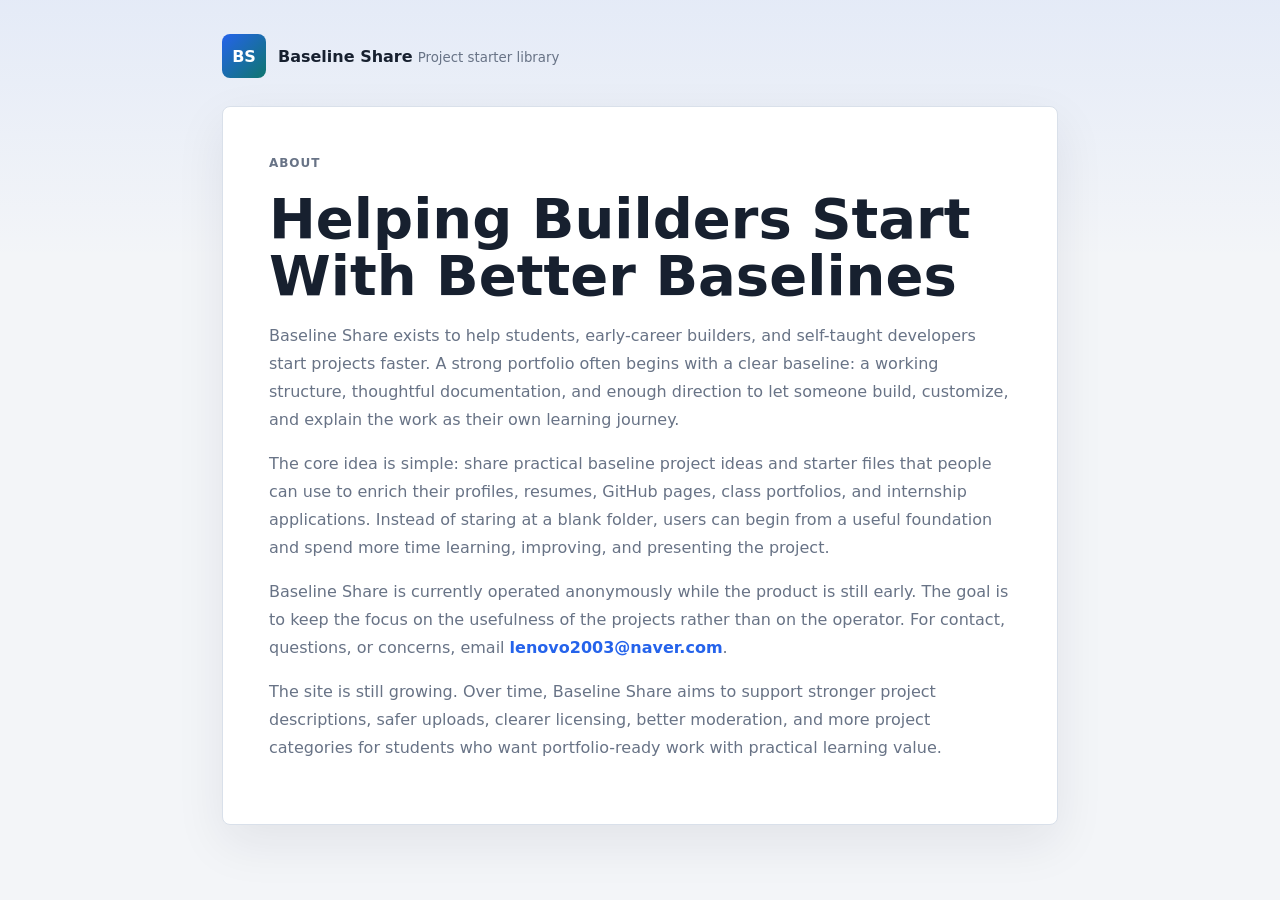
<file: about.html>
<!doctype html>
<html lang="en">
  <head>
    <meta charset="utf-8" />
    <meta name="viewport" content="width=device-width, initial-scale=1" />
    <title>About | Baseline Share</title>
    <link rel="stylesheet" href="styles.css" />
  </head>
  <body>
    <main class="policy-page">
      <a class="brand policy-brand" href="/">
        <span class="brand-mark">BS</span>
        <span>
          <strong>Baseline Share</strong>
          <small>Project starter library</small>
        </span>
      </a>

      <article class="policy-document">
        <p class="eyebrow">About</p>
        <h1>Helping Builders Start With Better Baselines</h1>
        <p>
          Baseline Share exists to help students, early-career builders, and self-taught developers start projects faster.
          A strong portfolio often begins with a clear baseline: a working structure, thoughtful documentation, and enough
          direction to let someone build, customize, and explain the work as their own learning journey.
        </p>
        <p>
          The core idea is simple: share practical baseline project ideas and starter files that people can use to enrich
          their profiles, resumes, GitHub pages, class portfolios, and internship applications. Instead of staring at a
          blank folder, users can begin from a useful foundation and spend more time learning, improving, and presenting
          the project.
        </p>
        <p>
          Baseline Share is currently operated anonymously while the product is still early. The goal is to keep the focus
          on the usefulness of the projects rather than on the operator. For contact, questions, or concerns, email
          <a href="mailto:lenovo2003@naver.com">lenovo2003@naver.com</a>.
        </p>
        <p>
          The site is still growing. Over time, Baseline Share aims to support stronger project descriptions, safer uploads,
          clearer licensing, better moderation, and more project categories for students who want portfolio-ready work with
          practical learning value.
        </p>
      </article>
    </main>
  </body>
</html>
</file>
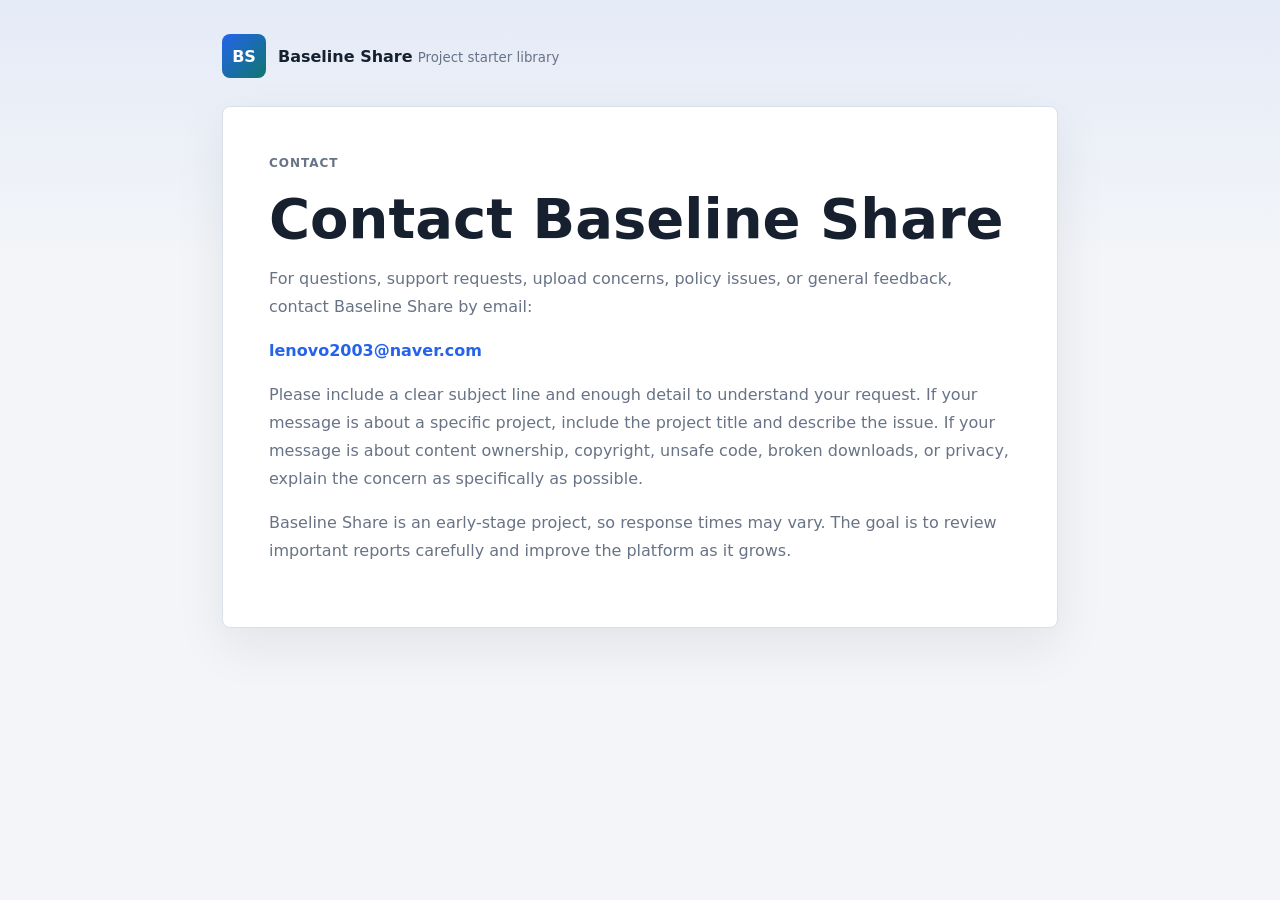
<file: contact.html>
<!doctype html>
<html lang="en">
  <head>
    <meta charset="utf-8" />
    <meta name="viewport" content="width=device-width, initial-scale=1" />
    <title>Contact | Baseline Share</title>
    <link rel="stylesheet" href="styles.css" />
  </head>
  <body>
    <main class="policy-page">
      <a class="brand policy-brand" href="/">
        <span class="brand-mark">BS</span>
        <span>
          <strong>Baseline Share</strong>
          <small>Project starter library</small>
        </span>
      </a>

      <article class="policy-document">
        <p class="eyebrow">Contact</p>
        <h1>Contact Baseline Share</h1>
        <p>
          For questions, support requests, upload concerns, policy issues, or general feedback, contact Baseline Share by
          email:
        </p>
        <p>
          <a href="mailto:lenovo2003@naver.com">lenovo2003@naver.com</a>
        </p>
        <p>
          Please include a clear subject line and enough detail to understand your request. If your message is about a
          specific project, include the project title and describe the issue. If your message is about content ownership,
          copyright, unsafe code, broken downloads, or privacy, explain the concern as specifically as possible.
        </p>
        <p>
          Baseline Share is an early-stage project, so response times may vary. The goal is to review important reports
          carefully and improve the platform as it grows.
        </p>
      </article>
    </main>
  </body>
</html>
</file>
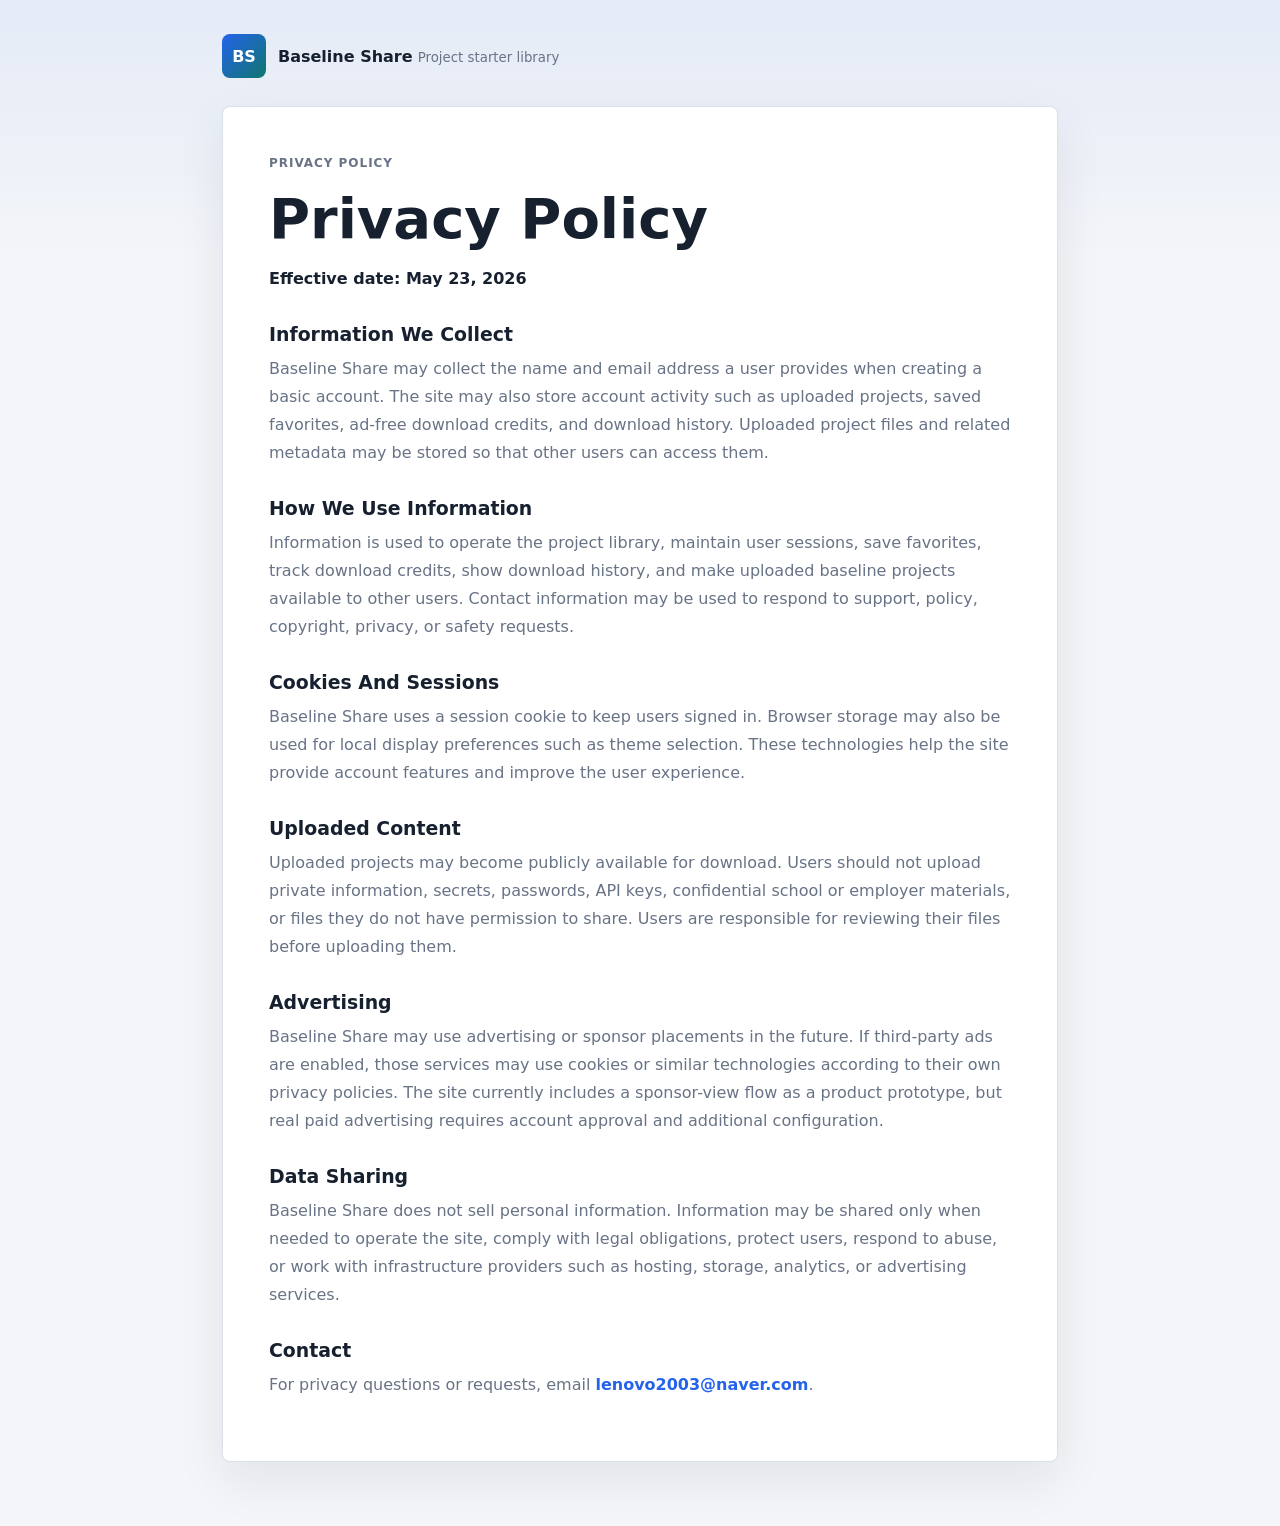
<file: privacy.html>
<!doctype html>
<html lang="en">
  <head>
    <meta charset="utf-8" />
    <meta name="viewport" content="width=device-width, initial-scale=1" />
    <title>Privacy Policy | Baseline Share</title>
    <link rel="stylesheet" href="styles.css" />
  </head>
  <body>
    <main class="policy-page">
      <a class="brand policy-brand" href="/">
        <span class="brand-mark">BS</span>
        <span>
          <strong>Baseline Share</strong>
          <small>Project starter library</small>
        </span>
      </a>

      <article class="policy-document">
        <p class="eyebrow">Privacy Policy</p>
        <h1>Privacy Policy</h1>
        <p class="policy-date">Effective date: May 23, 2026</p>

        <h2>Information We Collect</h2>
        <p>
          Baseline Share may collect the name and email address a user provides when creating a basic account. The site
          may also store account activity such as uploaded projects, saved favorites, ad-free download credits, and
          download history. Uploaded project files and related metadata may be stored so that other users can access them.
        </p>

        <h2>How We Use Information</h2>
        <p>
          Information is used to operate the project library, maintain user sessions, save favorites, track download
          credits, show download history, and make uploaded baseline projects available to other users. Contact information
          may be used to respond to support, policy, copyright, privacy, or safety requests.
        </p>

        <h2>Cookies And Sessions</h2>
        <p>
          Baseline Share uses a session cookie to keep users signed in. Browser storage may also be used for local display
          preferences such as theme selection. These technologies help the site provide account features and improve the
          user experience.
        </p>

        <h2>Uploaded Content</h2>
        <p>
          Uploaded projects may become publicly available for download. Users should not upload private information,
          secrets, passwords, API keys, confidential school or employer materials, or files they do not have permission to
          share. Users are responsible for reviewing their files before uploading them.
        </p>

        <h2>Advertising</h2>
        <p>
          Baseline Share may use advertising or sponsor placements in the future. If third-party ads are enabled, those
          services may use cookies or similar technologies according to their own privacy policies. The site currently
          includes a sponsor-view flow as a product prototype, but real paid advertising requires account approval and
          additional configuration.
        </p>

        <h2>Data Sharing</h2>
        <p>
          Baseline Share does not sell personal information. Information may be shared only when needed to operate the
          site, comply with legal obligations, protect users, respond to abuse, or work with infrastructure providers such
          as hosting, storage, analytics, or advertising services.
        </p>

        <h2>Contact</h2>
        <p>
          For privacy questions or requests, email <a href="mailto:lenovo2003@naver.com">lenovo2003@naver.com</a>.
        </p>
      </article>
    </main>
  </body>
</html>
</file>
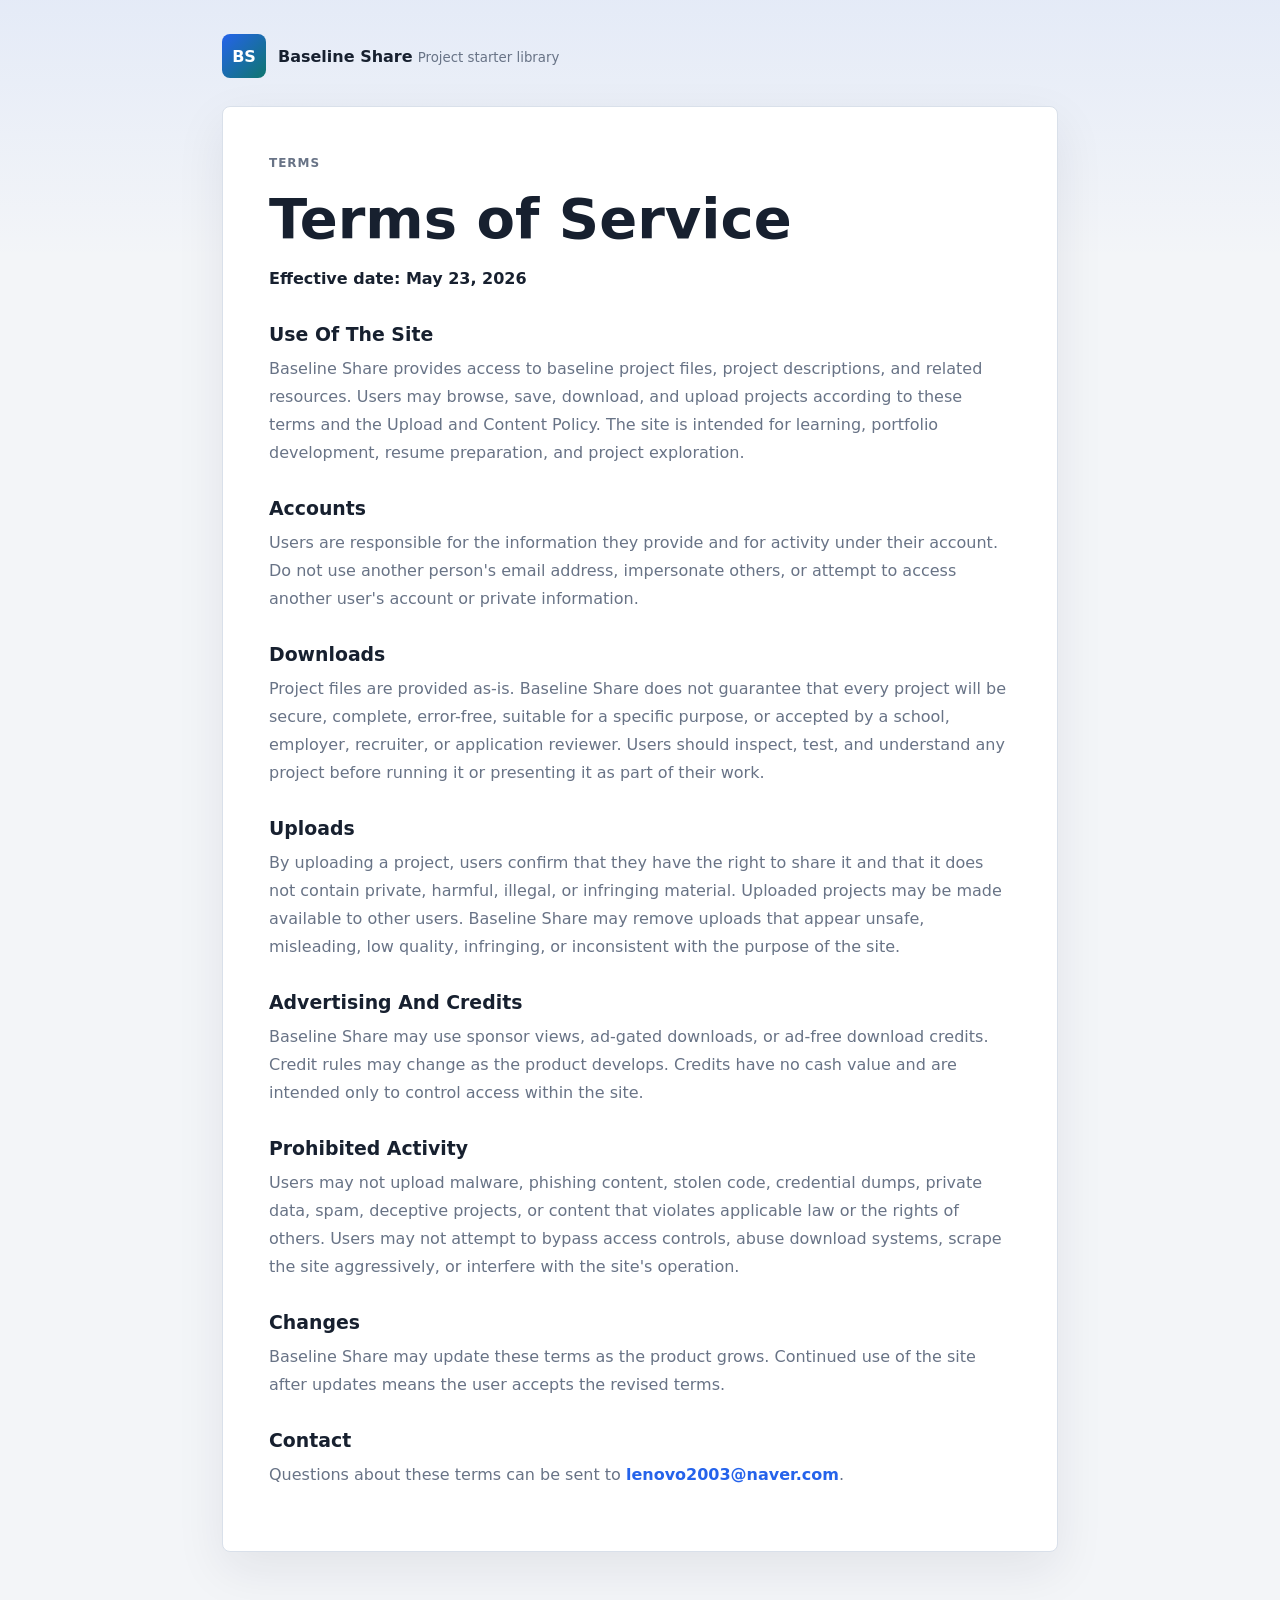
<file: terms.html>
<!doctype html>
<html lang="en">
  <head>
    <meta charset="utf-8" />
    <meta name="viewport" content="width=device-width, initial-scale=1" />
    <title>Terms of Service | Baseline Share</title>
    <link rel="stylesheet" href="styles.css" />
  </head>
  <body>
    <main class="policy-page">
      <a class="brand policy-brand" href="/">
        <span class="brand-mark">BS</span>
        <span>
          <strong>Baseline Share</strong>
          <small>Project starter library</small>
        </span>
      </a>

      <article class="policy-document">
        <p class="eyebrow">Terms</p>
        <h1>Terms of Service</h1>
        <p class="policy-date">Effective date: May 23, 2026</p>

        <h2>Use Of The Site</h2>
        <p>
          Baseline Share provides access to baseline project files, project descriptions, and related resources. Users may
          browse, save, download, and upload projects according to these terms and the Upload and Content Policy. The site
          is intended for learning, portfolio development, resume preparation, and project exploration.
        </p>

        <h2>Accounts</h2>
        <p>
          Users are responsible for the information they provide and for activity under their account. Do not use another
          person's email address, impersonate others, or attempt to access another user's account or private information.
        </p>

        <h2>Downloads</h2>
        <p>
          Project files are provided as-is. Baseline Share does not guarantee that every project will be secure, complete,
          error-free, suitable for a specific purpose, or accepted by a school, employer, recruiter, or application
          reviewer. Users should inspect, test, and understand any project before running it or presenting it as part of
          their work.
        </p>

        <h2>Uploads</h2>
        <p>
          By uploading a project, users confirm that they have the right to share it and that it does not contain private,
          harmful, illegal, or infringing material. Uploaded projects may be made available to other users. Baseline Share
          may remove uploads that appear unsafe, misleading, low quality, infringing, or inconsistent with the purpose of
          the site.
        </p>

        <h2>Advertising And Credits</h2>
        <p>
          Baseline Share may use sponsor views, ad-gated downloads, or ad-free download credits. Credit rules may change as
          the product develops. Credits have no cash value and are intended only to control access within the site.
        </p>

        <h2>Prohibited Activity</h2>
        <p>
          Users may not upload malware, phishing content, stolen code, credential dumps, private data, spam, deceptive
          projects, or content that violates applicable law or the rights of others. Users may not attempt to bypass access
          controls, abuse download systems, scrape the site aggressively, or interfere with the site's operation.
        </p>

        <h2>Changes</h2>
        <p>
          Baseline Share may update these terms as the product grows. Continued use of the site after updates means the
          user accepts the revised terms.
        </p>

        <h2>Contact</h2>
        <p>
          Questions about these terms can be sent to <a href="mailto:lenovo2003@naver.com">lenovo2003@naver.com</a>.
        </p>
      </article>
    </main>
  </body>
</html>
</file>
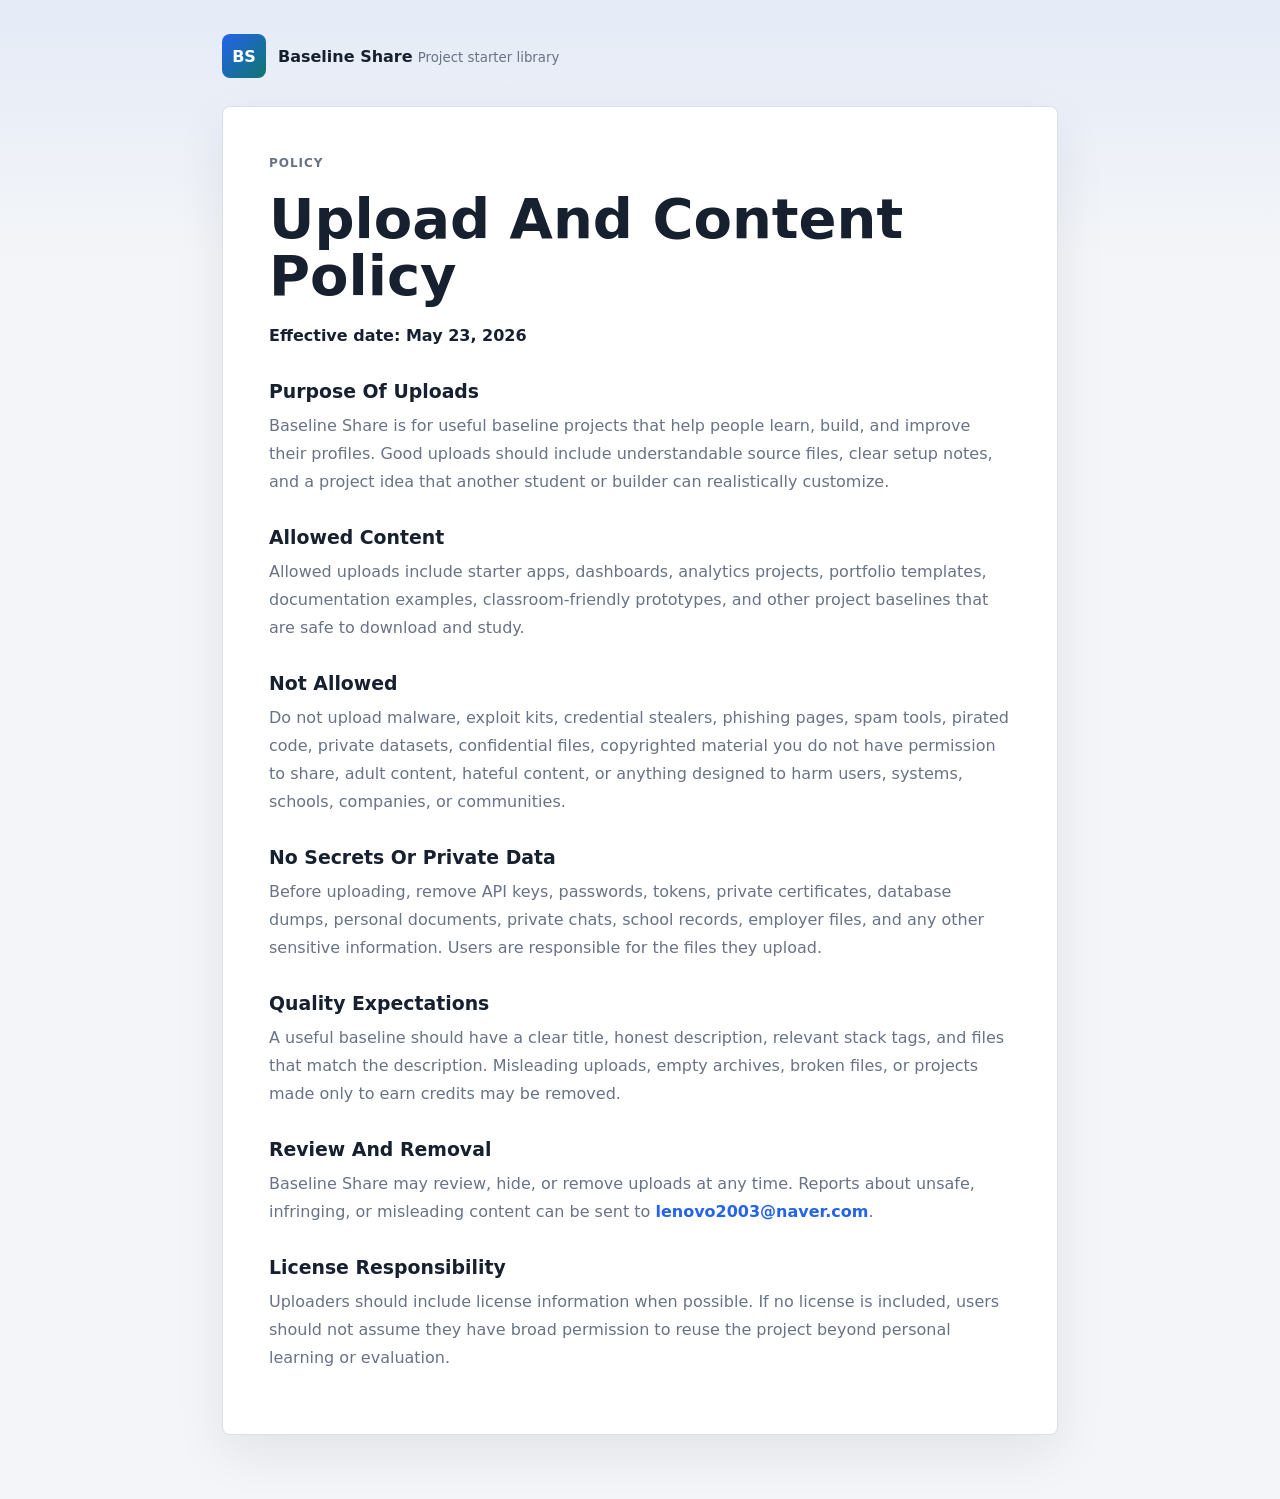
<file: upload-policy.html>
<!doctype html>
<html lang="en">
  <head>
    <meta charset="utf-8" />
    <meta name="viewport" content="width=device-width, initial-scale=1" />
    <title>Upload and Content Policy | Baseline Share</title>
    <link rel="stylesheet" href="styles.css" />
  </head>
  <body>
    <main class="policy-page">
      <a class="brand policy-brand" href="/">
        <span class="brand-mark">BS</span>
        <span>
          <strong>Baseline Share</strong>
          <small>Project starter library</small>
        </span>
      </a>

      <article class="policy-document">
        <p class="eyebrow">Policy</p>
        <h1>Upload And Content Policy</h1>
        <p class="policy-date">Effective date: May 23, 2026</p>

        <h2>Purpose Of Uploads</h2>
        <p>
          Baseline Share is for useful baseline projects that help people learn, build, and improve their profiles. Good
          uploads should include understandable source files, clear setup notes, and a project idea that another student or
          builder can realistically customize.
        </p>

        <h2>Allowed Content</h2>
        <p>
          Allowed uploads include starter apps, dashboards, analytics projects, portfolio templates, documentation
          examples, classroom-friendly prototypes, and other project baselines that are safe to download and study.
        </p>

        <h2>Not Allowed</h2>
        <p>
          Do not upload malware, exploit kits, credential stealers, phishing pages, spam tools, pirated code, private
          datasets, confidential files, copyrighted material you do not have permission to share, adult content, hateful
          content, or anything designed to harm users, systems, schools, companies, or communities.
        </p>

        <h2>No Secrets Or Private Data</h2>
        <p>
          Before uploading, remove API keys, passwords, tokens, private certificates, database dumps, personal documents,
          private chats, school records, employer files, and any other sensitive information. Users are responsible for the
          files they upload.
        </p>

        <h2>Quality Expectations</h2>
        <p>
          A useful baseline should have a clear title, honest description, relevant stack tags, and files that match the
          description. Misleading uploads, empty archives, broken files, or projects made only to earn credits may be
          removed.
        </p>

        <h2>Review And Removal</h2>
        <p>
          Baseline Share may review, hide, or remove uploads at any time. Reports about unsafe, infringing, or misleading
          content can be sent to <a href="mailto:lenovo2003@naver.com">lenovo2003@naver.com</a>.
        </p>

        <h2>License Responsibility</h2>
        <p>
          Uploaders should include license information when possible. If no license is included, users should not assume
          they have broad permission to reuse the project beyond personal learning or evaluation.
        </p>
      </article>
    </main>
  </body>
</html>
</file>
<file: styles.css>
:root {
  color-scheme: light;
  --bg: #f3f5f8;
  --panel: #ffffff;
  --panel-2: #eef3f8;
  --text: #17202f;
  --muted: #687386;
  --line: #d9e0ea;
  --brand: #2563eb;
  --brand-2: #0f766e;
  --accent: #f59e0b;
  --danger: #dc2626;
  --shadow: 0 18px 50px rgba(20, 31, 48, 0.08);
  font-family: Inter, ui-sans-serif, system-ui, -apple-system, BlinkMacSystemFont, "Segoe UI", sans-serif;
}

[data-theme="dark"] {
  color-scheme: dark;
  --bg: #10151f;
  --panel: #171d29;
  --panel-2: #1f2937;
  --text: #eff4fb;
  --muted: #9aa6b8;
  --line: #2d3748;
  --brand: #60a5fa;
  --brand-2: #2dd4bf;
  --accent: #fbbf24;
  --shadow: 0 18px 50px rgba(0, 0, 0, 0.22);
}

* {
  box-sizing: border-box;
}

body {
  margin: 0;
  min-height: 100vh;
  background:
    linear-gradient(180deg, rgba(37, 99, 235, 0.07), transparent 260px),
    var(--bg);
  color: var(--text);
}

button,
input,
select,
textarea {
  font: inherit;
}

button {
  cursor: pointer;
}

.app-shell {
  min-height: 100vh;
  display: grid;
  grid-template-columns: 280px 1fr;
}

.sidebar {
  position: sticky;
  top: 0;
  height: 100vh;
  padding: 24px 18px;
  border-right: 1px solid var(--line);
  background: color-mix(in srgb, var(--panel) 94%, transparent);
  display: flex;
  flex-direction: column;
  gap: 22px;
}

.brand {
  display: flex;
  align-items: center;
  gap: 12px;
  color: var(--text);
  text-decoration: none;
}

.brand-mark {
  width: 44px;
  height: 44px;
  border-radius: 8px;
  display: grid;
  place-items: center;
  background: linear-gradient(135deg, var(--brand), var(--brand-2));
  color: white;
  font-weight: 900;
}

.brand small,
.credit-panel p,
.eyebrow,
.project-meta,
.history-list time,
.account-panel span {
  color: var(--muted);
}

.side-nav {
  display: grid;
  gap: 6px;
}

.side-nav a,
.outline-button,
.icon-button,
.filter-button {
  border: 1px solid var(--line);
  background: var(--panel);
  color: var(--text);
}

.side-nav a {
  display: flex;
  align-items: center;
  gap: 10px;
  padding: 11px 12px;
  border-radius: 8px;
  text-decoration: none;
}

.side-nav a.active {
  border-color: color-mix(in srgb, var(--brand) 55%, var(--line));
  background: color-mix(in srgb, var(--brand) 12%, var(--panel));
  color: var(--brand);
  font-weight: 800;
}

.policy-nav {
  display: grid;
  gap: 4px;
  padding: 10px 2px 0;
  border-top: 1px solid var(--line);
}

.policy-nav a {
  color: var(--muted);
  text-decoration: none;
  font-size: 0.9rem;
  line-height: 1.25;
  padding: 7px 10px;
  border-radius: 7px;
}

.policy-nav a:hover {
  background: var(--panel-2);
  color: var(--text);
}

.credit-panel {
  margin-top: auto;
  padding: 16px;
  border: 1px solid var(--line);
  border-radius: 8px;
  background: var(--panel-2);
}

.credit-panel strong {
  display: block;
  font-size: 36px;
  margin: 6px 0;
}

main {
  min-width: 0;
  padding: 22px clamp(18px, 4vw, 42px) 48px;
}

.topbar {
  display: flex;
  gap: 14px;
  align-items: center;
  justify-content: space-between;
  margin-bottom: 18px;
}

.search-wrap {
  min-width: 240px;
  max-width: 680px;
  flex: 1;
  display: flex;
  align-items: center;
  gap: 10px;
  padding: 0 14px;
  height: 44px;
  border: 1px solid var(--line);
  border-radius: 8px;
  background: var(--panel);
}

.search-wrap input {
  width: 100%;
  border: 0;
  outline: 0;
  background: transparent;
  color: var(--text);
}

.topbar-actions {
  display: flex;
  gap: 10px;
}

.outline-button,
.primary-button,
.icon-button,
.filter-button {
  min-height: 40px;
  border-radius: 8px;
  display: inline-flex;
  align-items: center;
  justify-content: center;
  gap: 8px;
  padding: 0 14px;
}

.icon-button {
  width: 42px;
  padding: 0;
}

.primary-button {
  border: 0;
  background: var(--brand);
  color: white;
  font-weight: 800;
}

.primary-button:disabled {
  opacity: 0.55;
  cursor: not-allowed;
}

.hero-band {
  display: grid;
  grid-template-columns: minmax(0, 1fr) 360px;
  gap: 22px;
  align-items: stretch;
  padding: clamp(22px, 4vw, 34px);
  border: 1px solid var(--line);
  border-radius: 8px;
  background:
    linear-gradient(120deg, color-mix(in srgb, var(--panel) 88%, var(--brand) 12%), var(--panel));
  box-shadow: var(--shadow);
}

.eyebrow {
  margin: 0 0 8px;
  text-transform: uppercase;
  letter-spacing: 0.08em;
  font-size: 12px;
  font-weight: 900;
}

h1,
h2,
h3,
p {
  margin-top: 0;
}

h1 {
  font-size: clamp(40px, 7vw, 72px);
  line-height: 0.95;
  margin-bottom: 14px;
  letter-spacing: 0;
}

h2 {
  font-size: 26px;
  margin-bottom: 0;
}

.hero-band p:last-child {
  max-width: 720px;
  color: var(--muted);
  font-size: 18px;
  line-height: 1.6;
}

.hero-preview {
  display: grid;
  align-content: center;
  gap: 14px;
}

.preview-window {
  border: 1px solid var(--line);
  border-radius: 8px;
  background: #0d1117;
  color: #d1d5db;
  padding: 16px;
}

.dot {
  width: 10px;
  height: 10px;
  display: inline-block;
  border-radius: 50%;
  margin-right: 5px;
}

.red { background: #ef4444; }
.yellow { background: #f59e0b; }
.green { background: #22c55e; }

pre {
  margin: 16px 0 0;
  white-space: pre-wrap;
  line-height: 1.6;
}

.preview-stack {
  display: grid;
  grid-template-columns: repeat(3, 1fr);
  gap: 8px;
}

.preview-stack span {
  border: 1px solid var(--line);
  border-radius: 8px;
  padding: 10px;
  text-align: center;
  background: var(--panel);
  font-weight: 800;
}

.stats-row {
  display: grid;
  grid-template-columns: repeat(4, 1fr);
  gap: 12px;
  margin: 18px 0 24px;
}

.stats-row article {
  padding: 16px;
  border: 1px solid var(--line);
  border-radius: 8px;
  background: var(--panel);
}

.stats-row span {
  color: var(--muted);
  display: block;
}

.stats-row strong {
  font-size: 28px;
}

.view {
  display: none;
}

.view.active {
  display: block;
}

.section-head {
  display: flex;
  align-items: end;
  justify-content: space-between;
  gap: 16px;
  margin-bottom: 16px;
}

.filters {
  display: flex;
  flex-wrap: wrap;
  gap: 8px;
  justify-content: end;
}

.filter-button {
  min-height: 34px;
  padding: 0 12px;
}

.filter-button.active {
  background: var(--text);
  color: var(--panel);
  border-color: var(--text);
}

.project-grid {
  display: grid;
  grid-template-columns: repeat(auto-fill, minmax(280px, 1fr));
  gap: 16px;
}

.project-card {
  display: grid;
  min-height: 340px;
  padding: 16px;
  border: 1px solid var(--line);
  border-radius: 8px;
  background: var(--panel);
  box-shadow: 0 10px 26px rgba(15, 23, 42, 0.04);
}

.project-thumb {
  height: 118px;
  border-radius: 8px;
  border: 1px solid var(--line);
  display: grid;
  align-content: end;
  padding: 12px;
  color: white;
  background:
    linear-gradient(135deg, rgba(15, 23, 42, 0.12), rgba(255, 255, 255, 0.12)),
    var(--thumb);
  overflow: hidden;
}

.project-thumb code {
  display: block;
  width: fit-content;
  max-width: 100%;
  padding: 5px 7px;
  border-radius: 6px;
  background: rgba(0, 0, 0, 0.25);
  overflow: hidden;
  text-overflow: ellipsis;
  white-space: nowrap;
}

.project-card h3 {
  margin: 14px 0 8px;
  font-size: 19px;
}

.project-card p {
  color: var(--muted);
  line-height: 1.55;
}

.project-meta {
  display: flex;
  gap: 8px;
  flex-wrap: wrap;
  margin-top: auto;
}

.project-meta span {
  padding: 5px 8px;
  border-radius: 999px;
  background: var(--panel-2);
  font-size: 12px;
  font-weight: 700;
}

.card-actions {
  display: grid;
  grid-template-columns: 1fr auto;
  gap: 8px;
  margin-top: 14px;
}

.favorite-button.active {
  color: var(--accent);
  border-color: color-mix(in srgb, var(--accent) 55%, var(--line));
}

.history-list {
  display: grid;
  gap: 10px;
}

.history-item,
.account-panel,
.upload-form {
  padding: 16px;
  border: 1px solid var(--line);
  border-radius: 8px;
  background: var(--panel);
}

.history-item {
  display: flex;
  justify-content: space-between;
  gap: 12px;
}

.upload-form {
  display: grid;
  grid-template-columns: repeat(2, minmax(0, 1fr));
  gap: 14px;
}

label {
  display: grid;
  gap: 6px;
  font-weight: 800;
}

label.full {
  grid-column: 1 / -1;
}

input,
select,
textarea {
  width: 100%;
  border: 1px solid var(--line);
  border-radius: 8px;
  background: var(--panel);
  color: var(--text);
  padding: 11px 12px;
}

textarea {
  resize: vertical;
}

.account-panel {
  display: grid;
  gap: 12px;
}

.account-row {
  display: flex;
  justify-content: space-between;
  gap: 12px;
  padding-bottom: 12px;
  border-bottom: 1px solid var(--line);
}

dialog {
  border: 0;
  padding: 0;
  background: transparent;
}

dialog::backdrop {
  background: rgba(15, 23, 42, 0.55);
}

.dialog-card {
  width: min(460px, calc(100vw - 32px));
  padding: 22px;
  border: 1px solid var(--line);
  border-radius: 8px;
  background: var(--panel);
  color: var(--text);
  box-shadow: var(--shadow);
  position: relative;
  display: grid;
  gap: 14px;
}

.dialog-close {
  position: absolute;
  top: 12px;
  right: 12px;
}

.ad-visual {
  min-height: 160px;
  border-radius: 8px;
  padding: 18px;
  display: grid;
  align-content: end;
  background:
    linear-gradient(135deg, rgba(37, 99, 235, 0.88), rgba(15, 118, 110, 0.88)),
    repeating-linear-gradient(45deg, rgba(255,255,255,0.12) 0 8px, transparent 8px 16px);
  color: white;
}

.ad-visual span {
  font-size: 13px;
  text-transform: uppercase;
  letter-spacing: 0.08em;
  font-weight: 900;
}

.ad-visual strong {
  max-width: 280px;
  font-size: 24px;
  line-height: 1.1;
}

.toast {
  position: fixed;
  right: 22px;
  bottom: 22px;
  max-width: 320px;
  padding: 12px 14px;
  border-radius: 8px;
  background: var(--text);
  color: var(--panel);
  box-shadow: var(--shadow);
  transform: translateY(16px);
  opacity: 0;
  pointer-events: none;
  transition: 0.2s ease;
}

.toast.show {
  transform: translateY(0);
  opacity: 1;
}

.site-footer {
  display: flex;
  flex-wrap: wrap;
  gap: 10px 18px;
  padding: 32px 0 12px;
  color: var(--muted);
  font-size: 0.92rem;
}

.site-footer a,
.policy-document a {
  color: var(--brand);
  text-decoration: none;
  font-weight: 750;
}

.site-footer a:hover,
.policy-document a:hover {
  text-decoration: underline;
}

.policy-page {
  min-height: 100vh;
  max-width: 880px;
  margin: 0 auto;
  padding: 34px 22px 64px;
}

.policy-brand {
  width: fit-content;
  margin-bottom: 28px;
  text-decoration: none;
}

.policy-document {
  background: var(--panel);
  border: 1px solid var(--line);
  border-radius: 8px;
  box-shadow: var(--shadow);
  padding: clamp(24px, 4vw, 46px);
}

.policy-document h1 {
  margin: 0 0 18px;
  font-size: clamp(2rem, 5vw, 3.5rem);
  line-height: 1.02;
}

.policy-document h2 {
  margin: 30px 0 10px;
  font-size: 1.18rem;
}

.policy-document p {
  color: var(--muted);
  line-height: 1.75;
  margin: 0 0 16px;
}

.policy-date {
  font-weight: 750;
  color: var(--text) !important;
}

svg {
  width: 18px;
  height: 18px;
}

@media (max-width: 900px) {
  .app-shell {
    grid-template-columns: 1fr;
  }

  .sidebar {
    position: static;
    height: auto;
    border-right: 0;
    border-bottom: 1px solid var(--line);
  }

  .side-nav {
    grid-template-columns: repeat(4, 1fr);
  }

  .policy-nav {
    grid-template-columns: repeat(5, minmax(0, 1fr));
    padding-top: 12px;
  }

  .policy-nav a {
    text-align: center;
    font-size: 0.78rem;
    padding-inline: 4px;
  }

  .side-nav a {
    justify-content: center;
  }

  .side-nav a span,
  .credit-panel {
    display: none;
  }

  .hero-band {
    grid-template-columns: 1fr;
  }

  .stats-row,
  .upload-form {
    grid-template-columns: repeat(2, 1fr);
  }
}

@media (max-width: 620px) {
  main {
    padding-inline: 14px;
  }

  .topbar,
  .section-head,
  .history-item {
    align-items: stretch;
    flex-direction: column;
  }

  .side-nav {
    grid-template-columns: repeat(2, 1fr);
  }

  .policy-nav {
    grid-template-columns: repeat(2, minmax(0, 1fr));
  }

  .stats-row,
  .upload-form {
    grid-template-columns: 1fr;
  }

  .hero-band {
    padding: 18px;
  }
}
</file>
